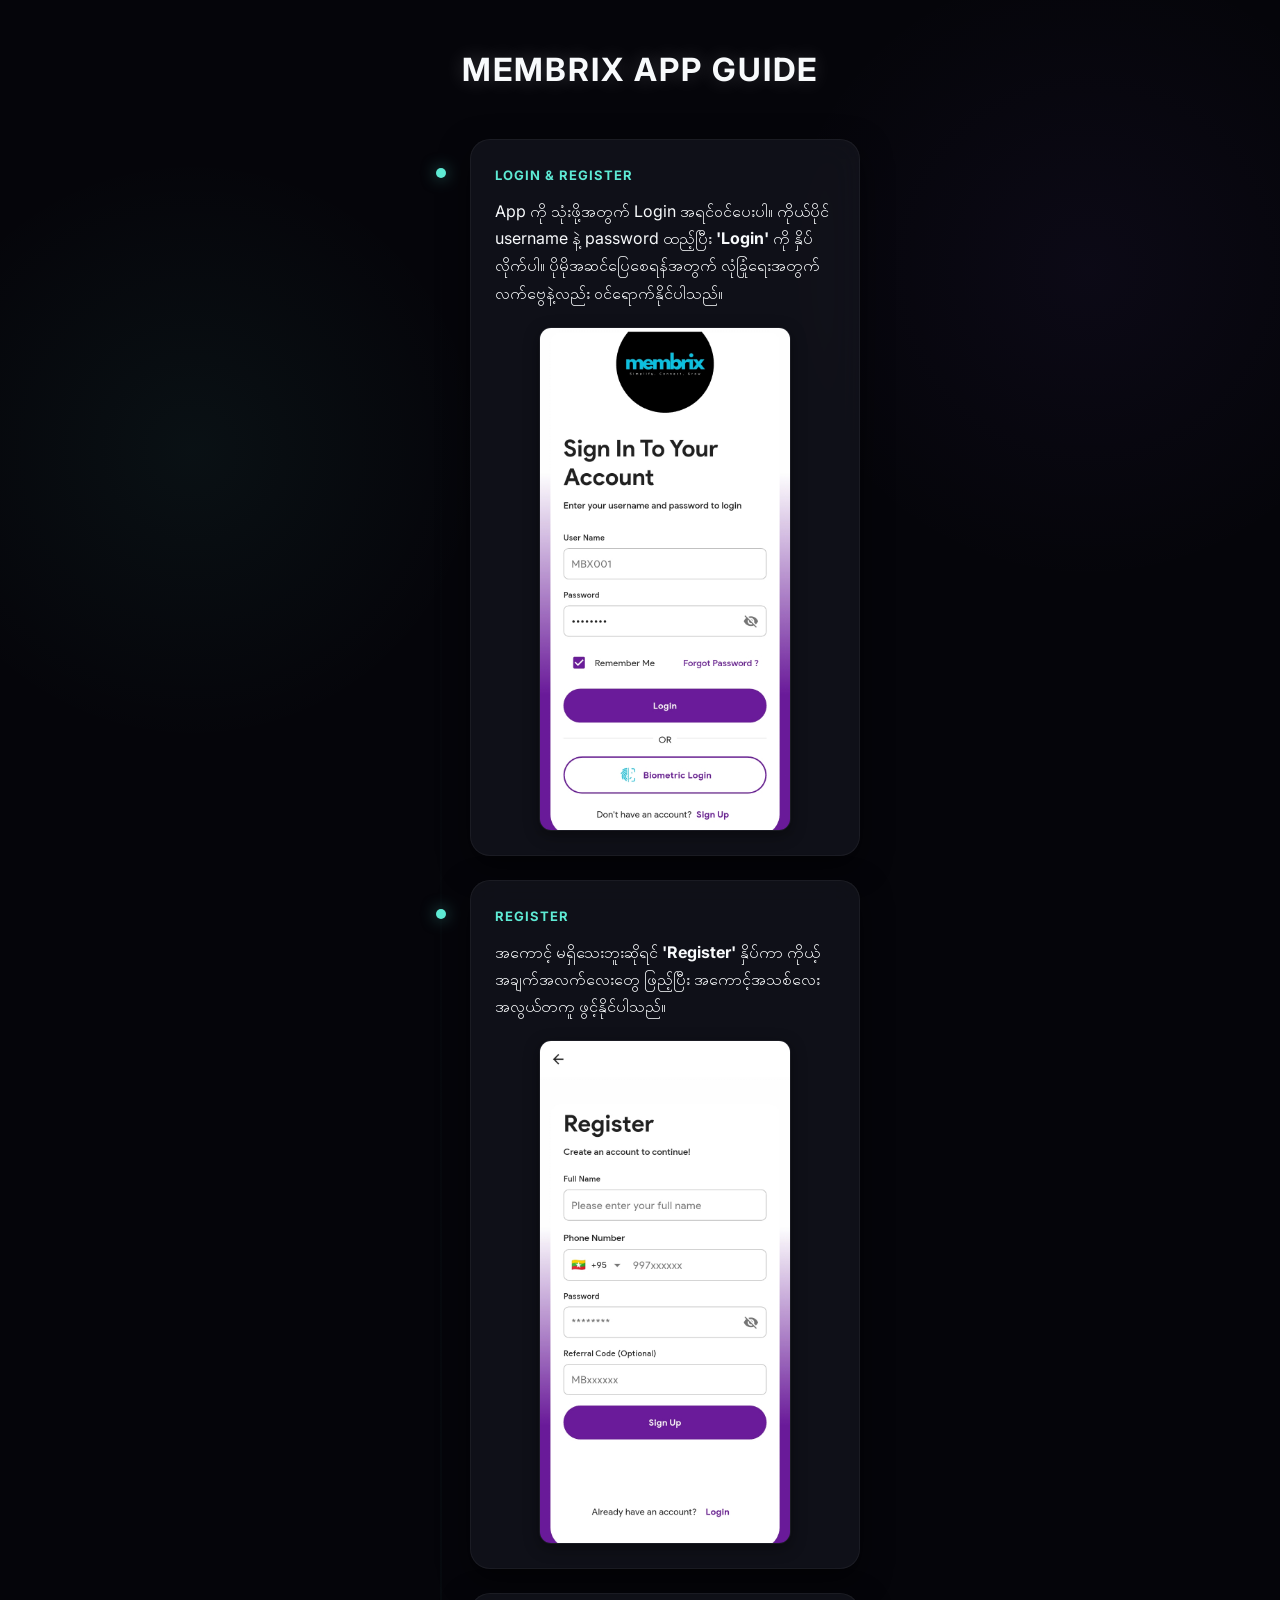
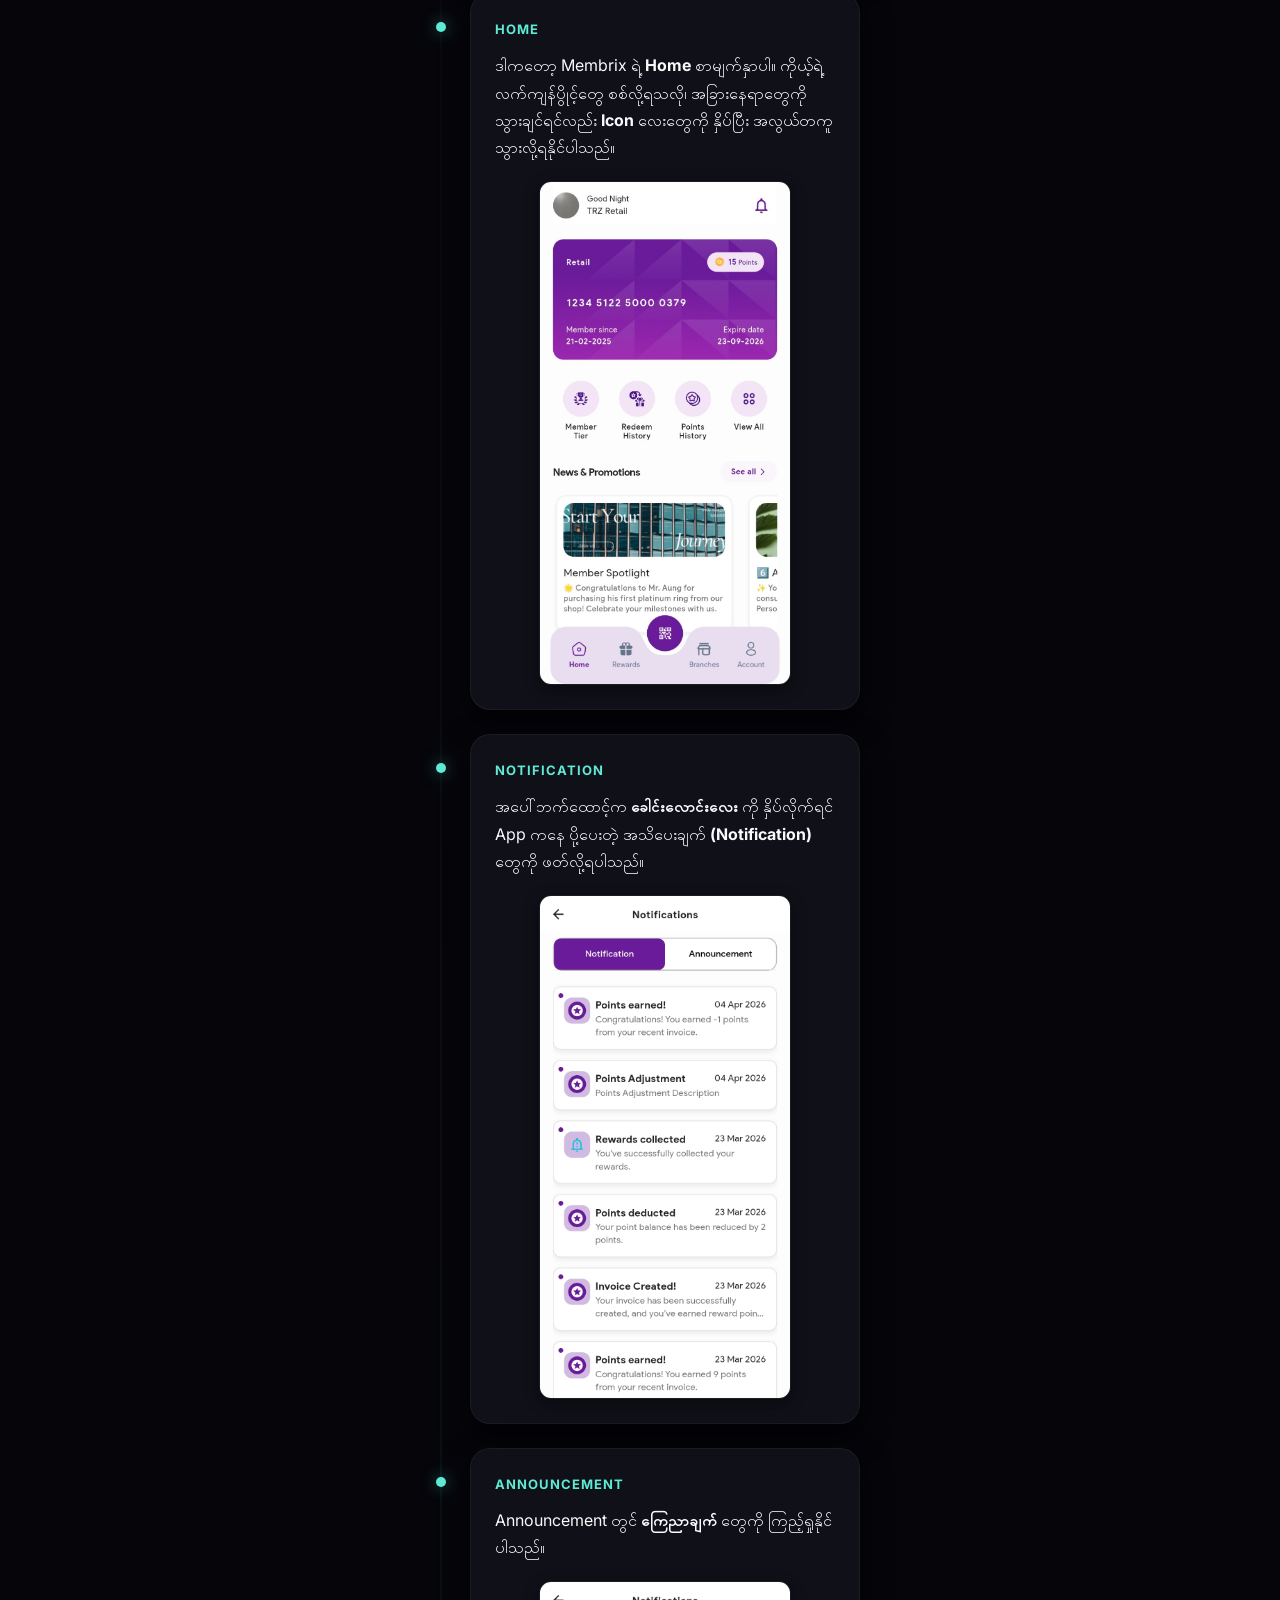
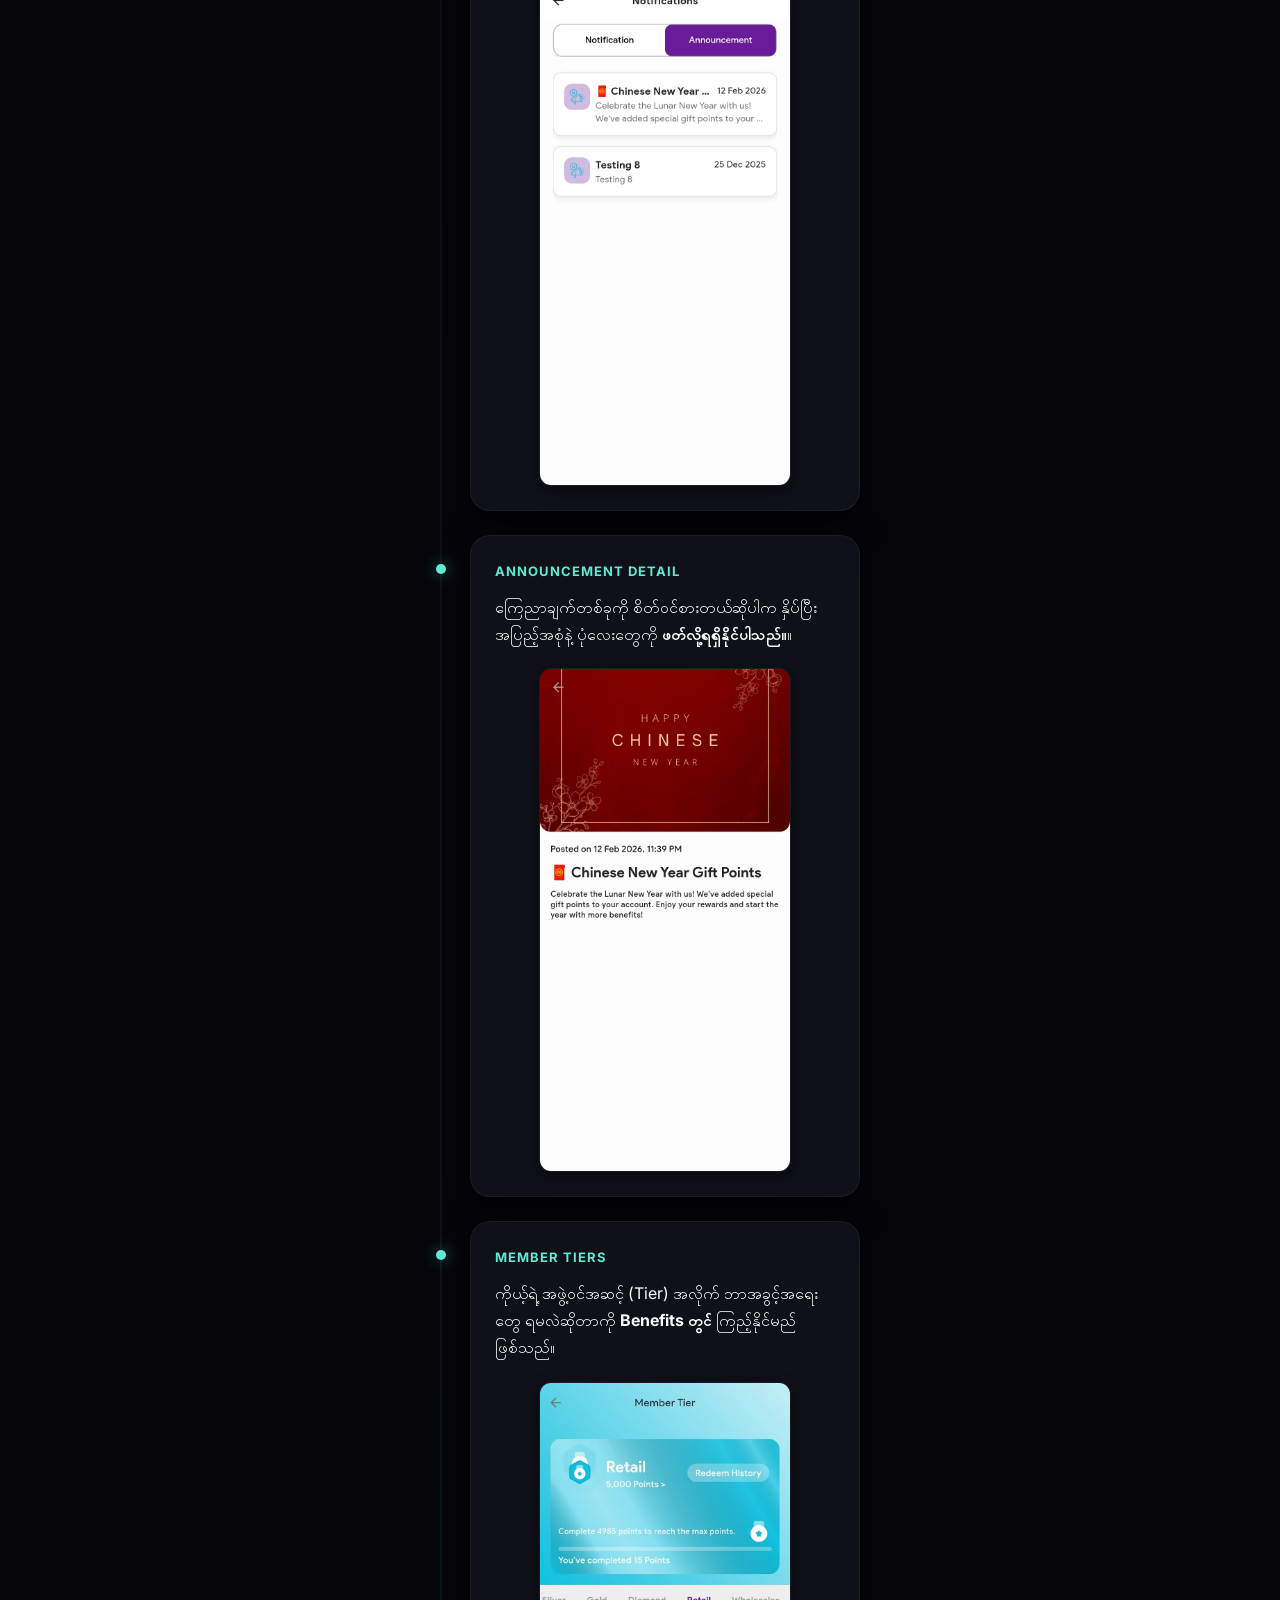
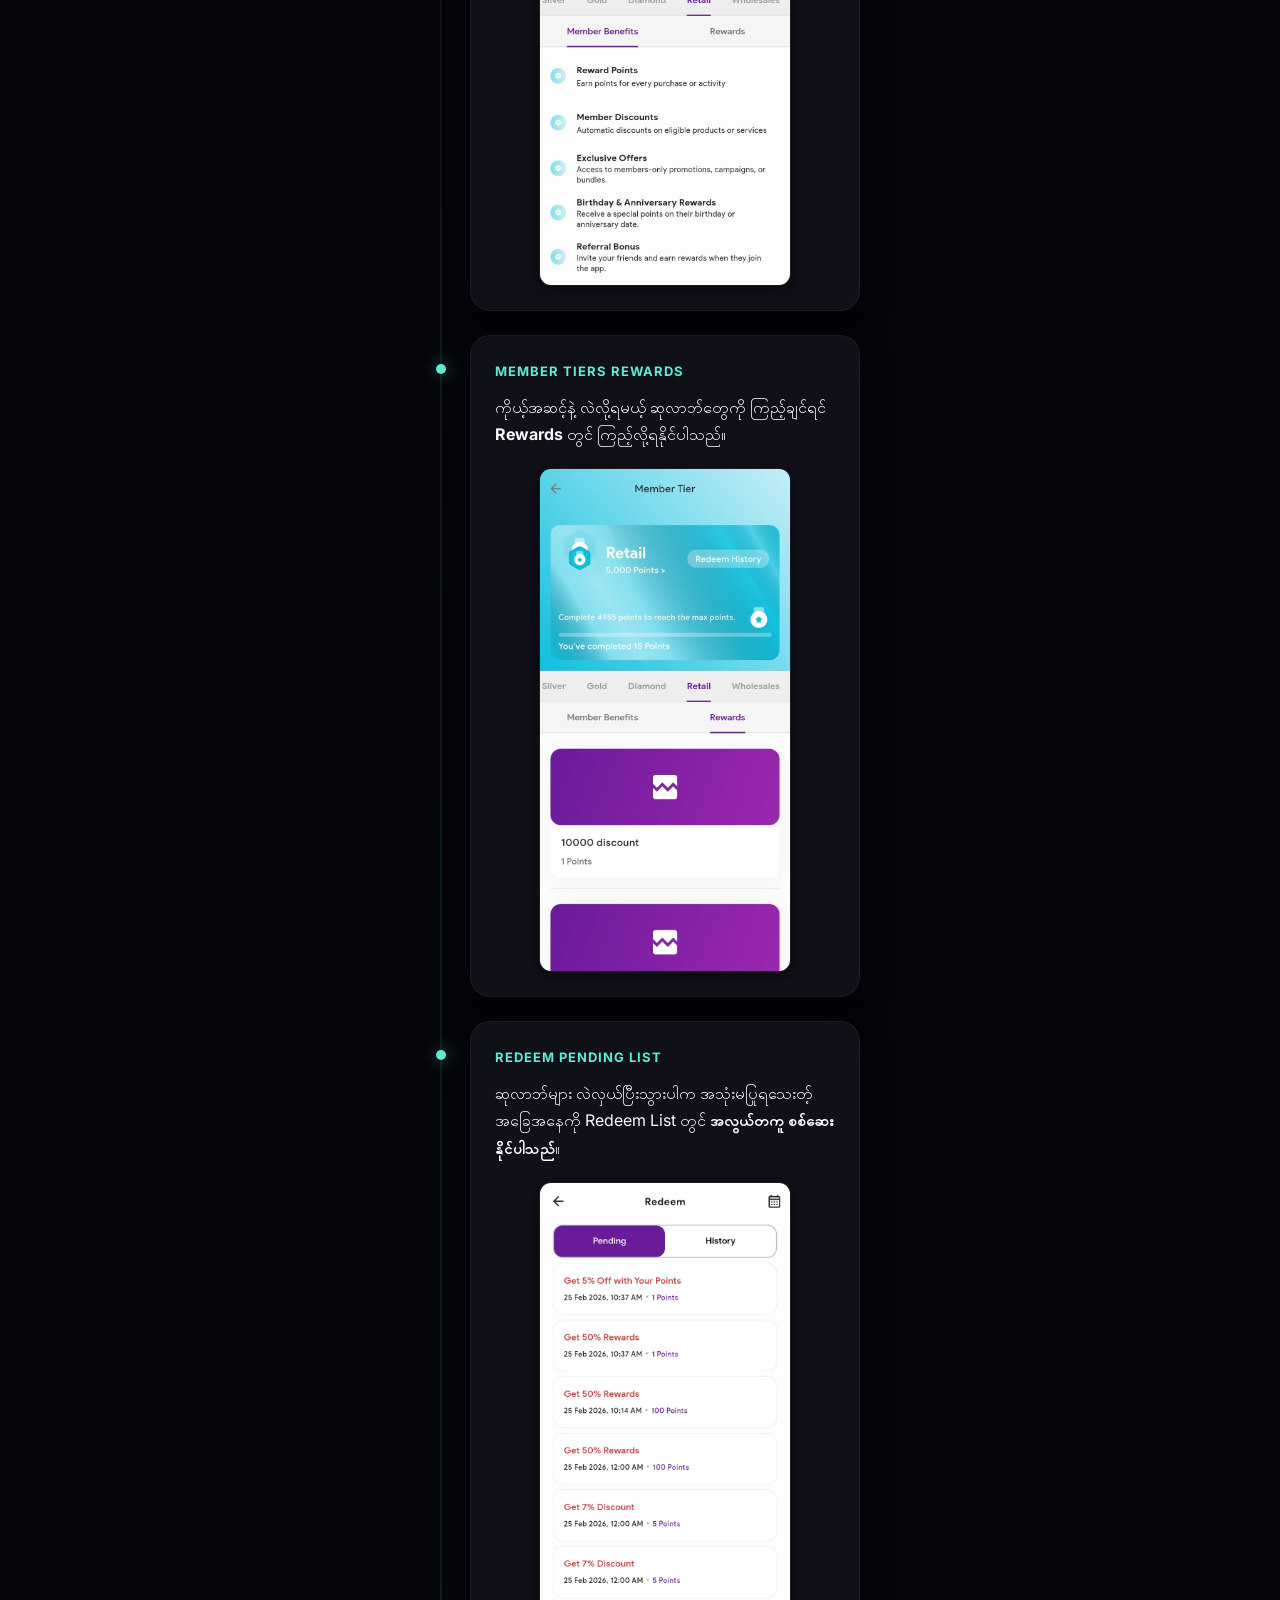
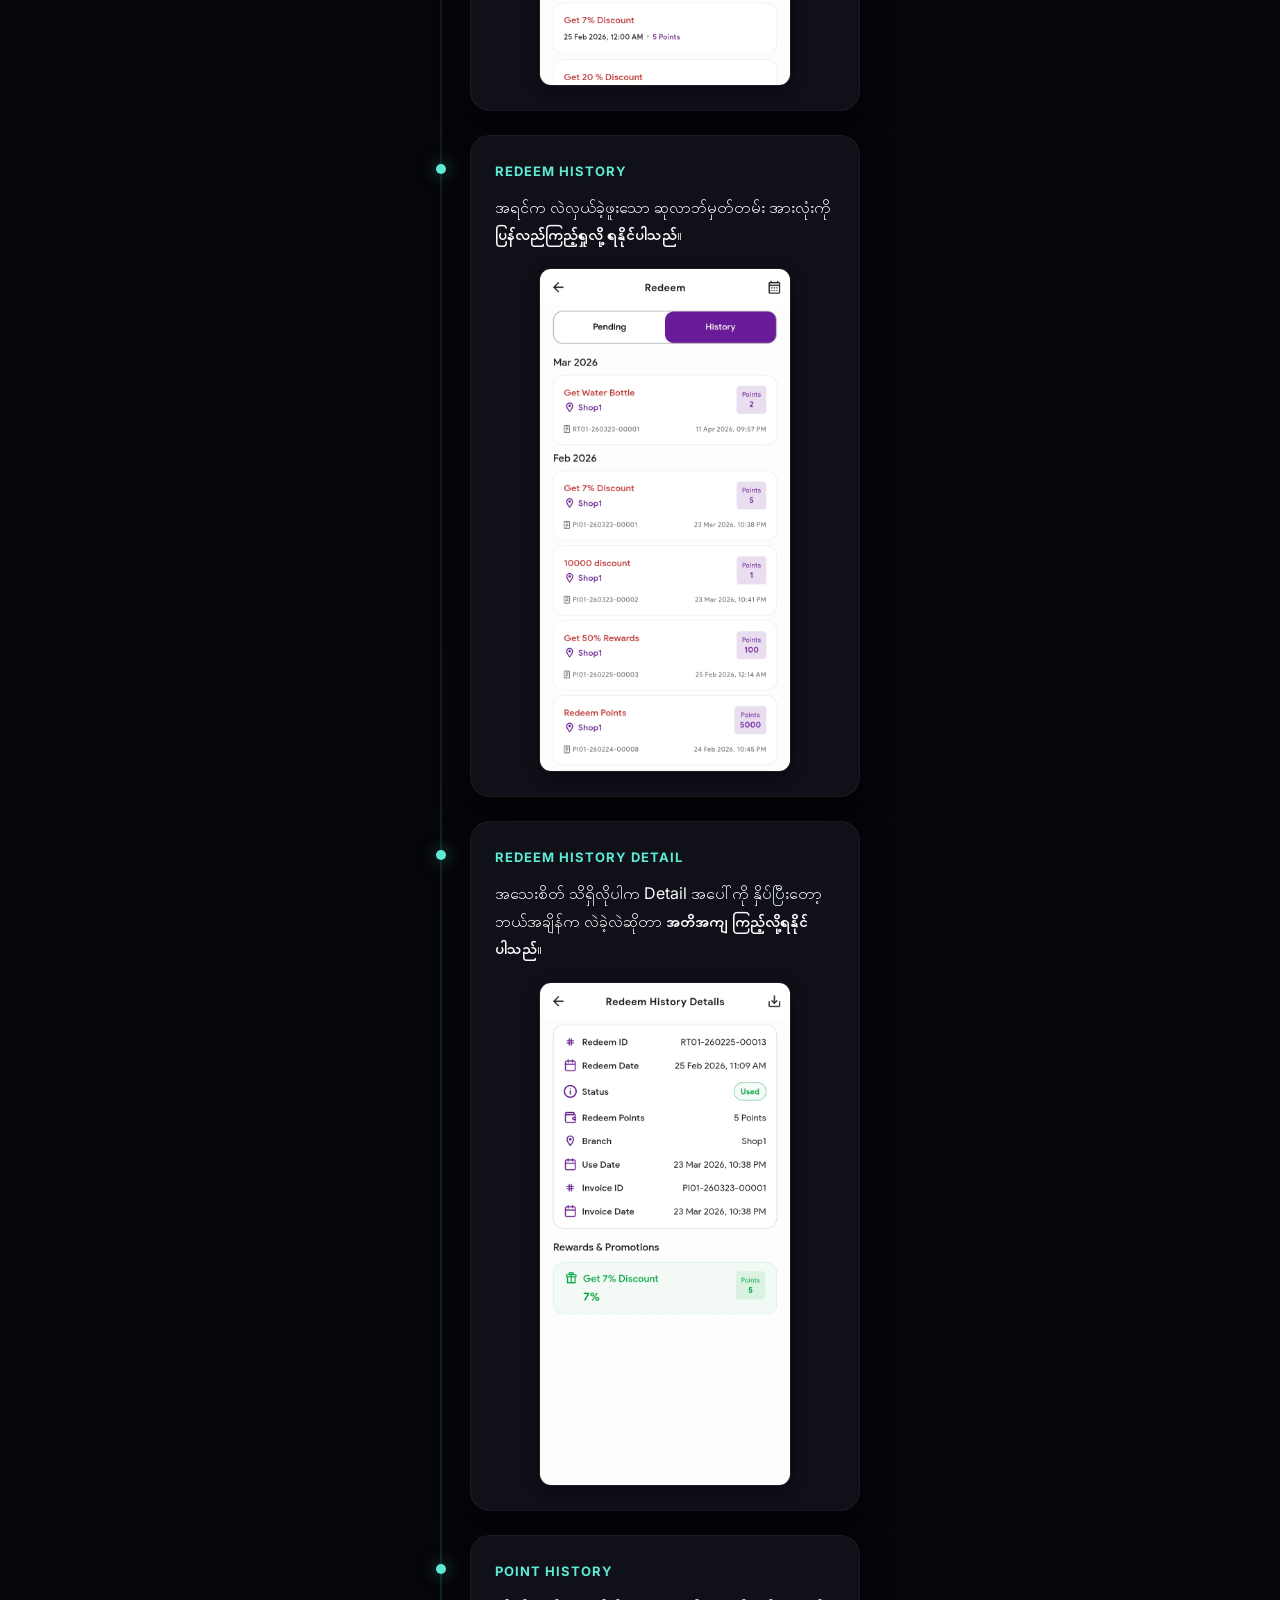
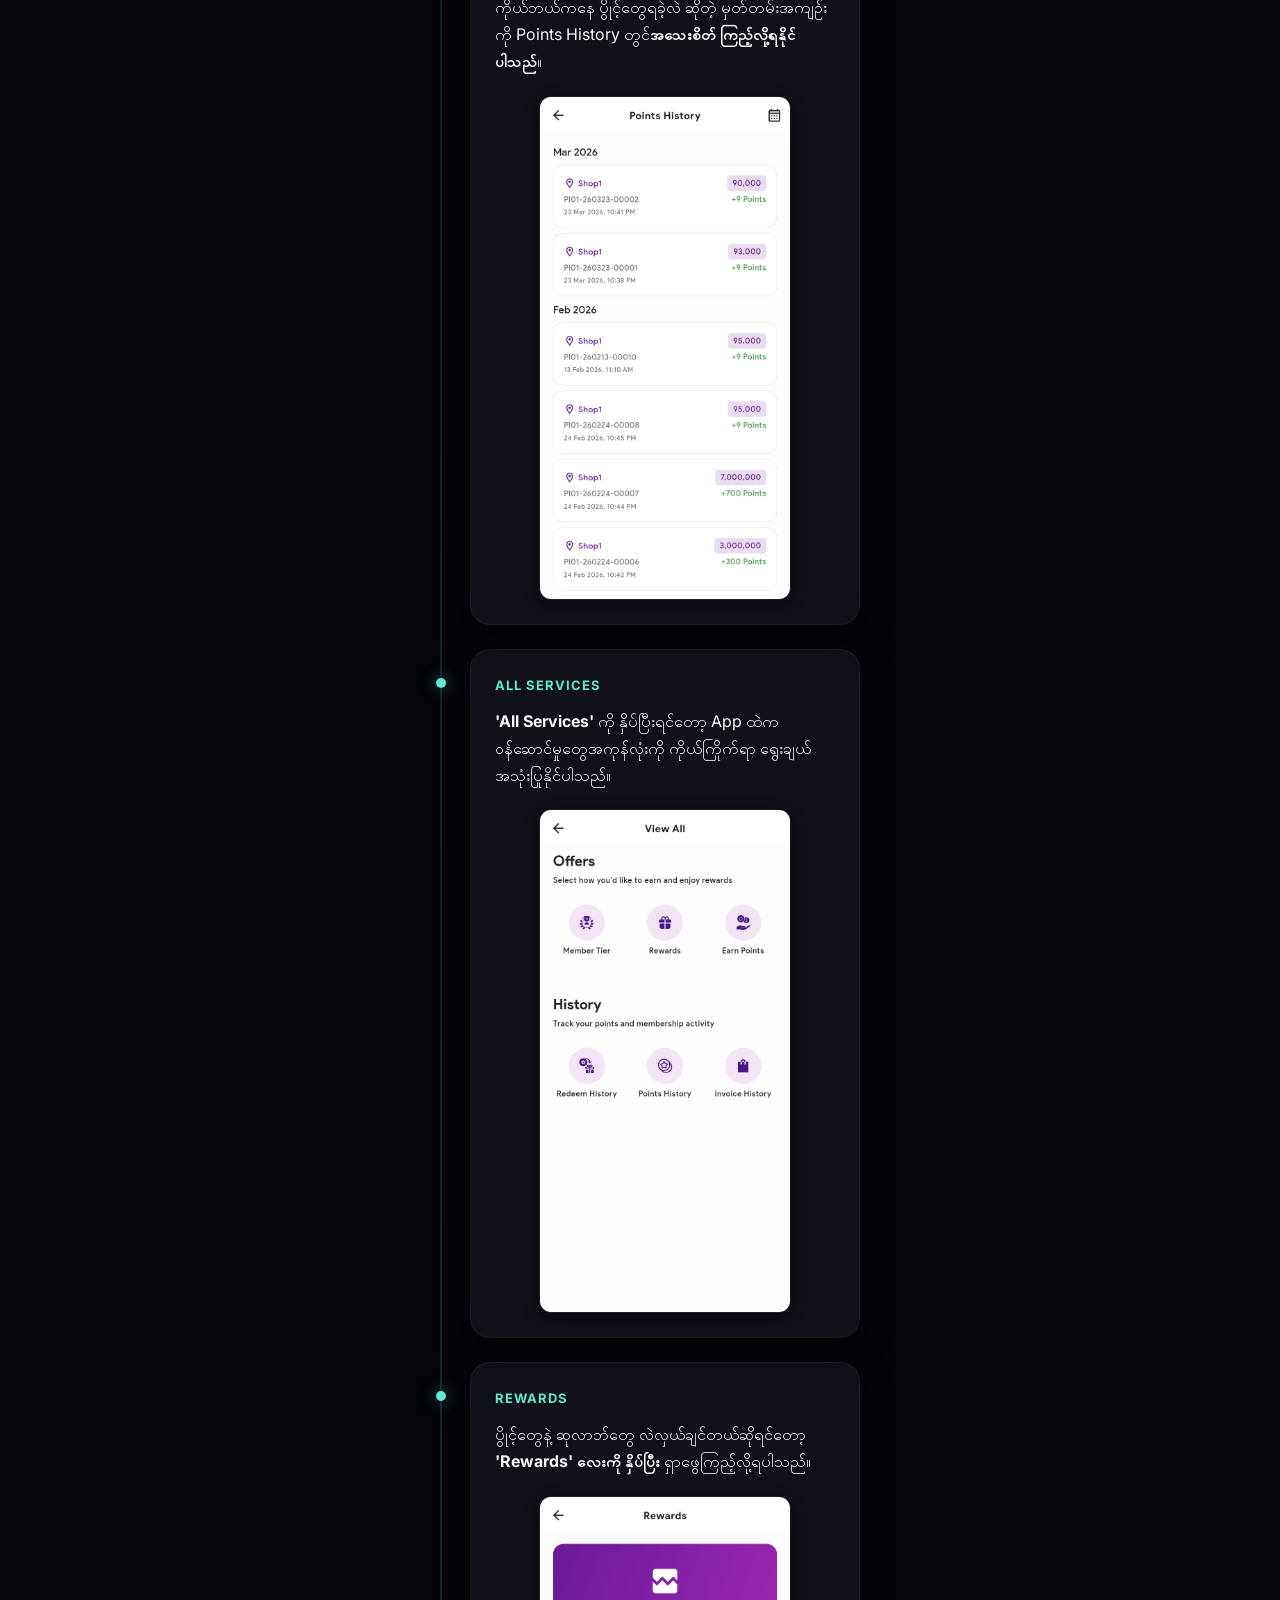
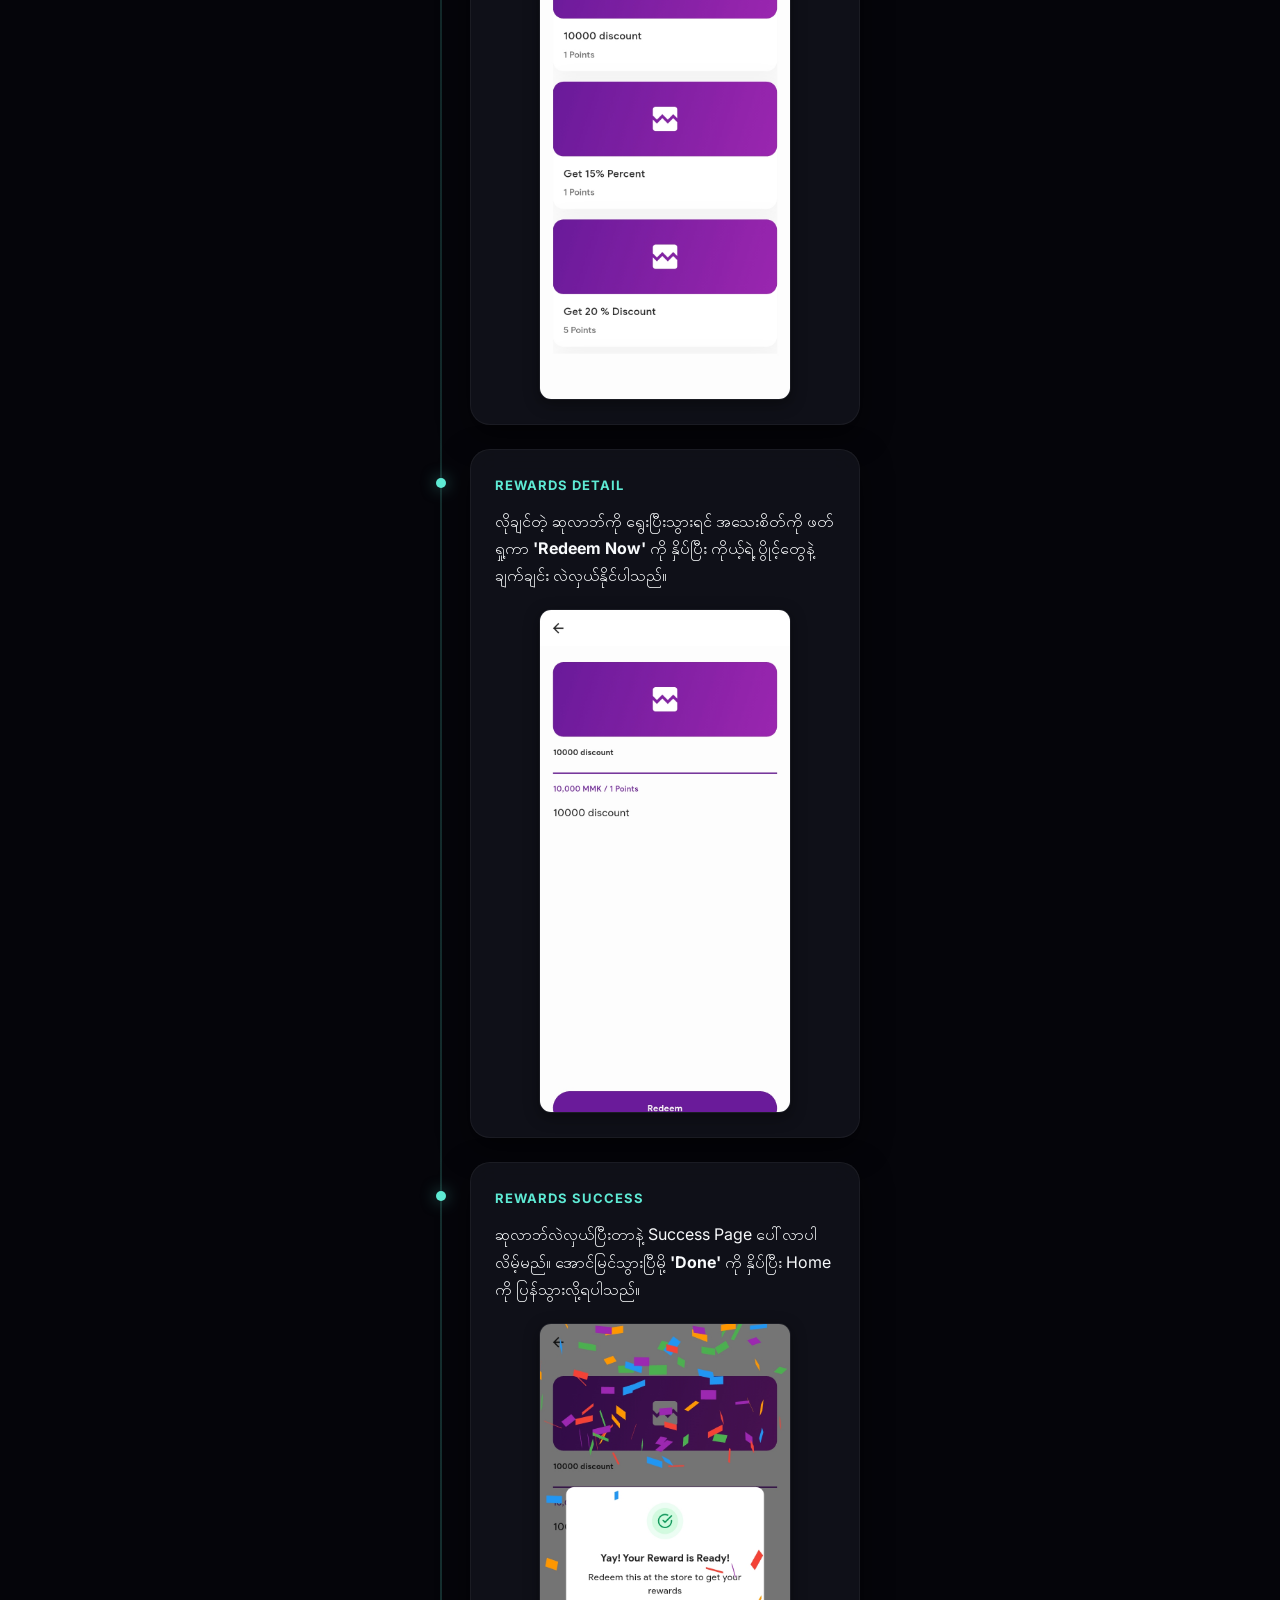
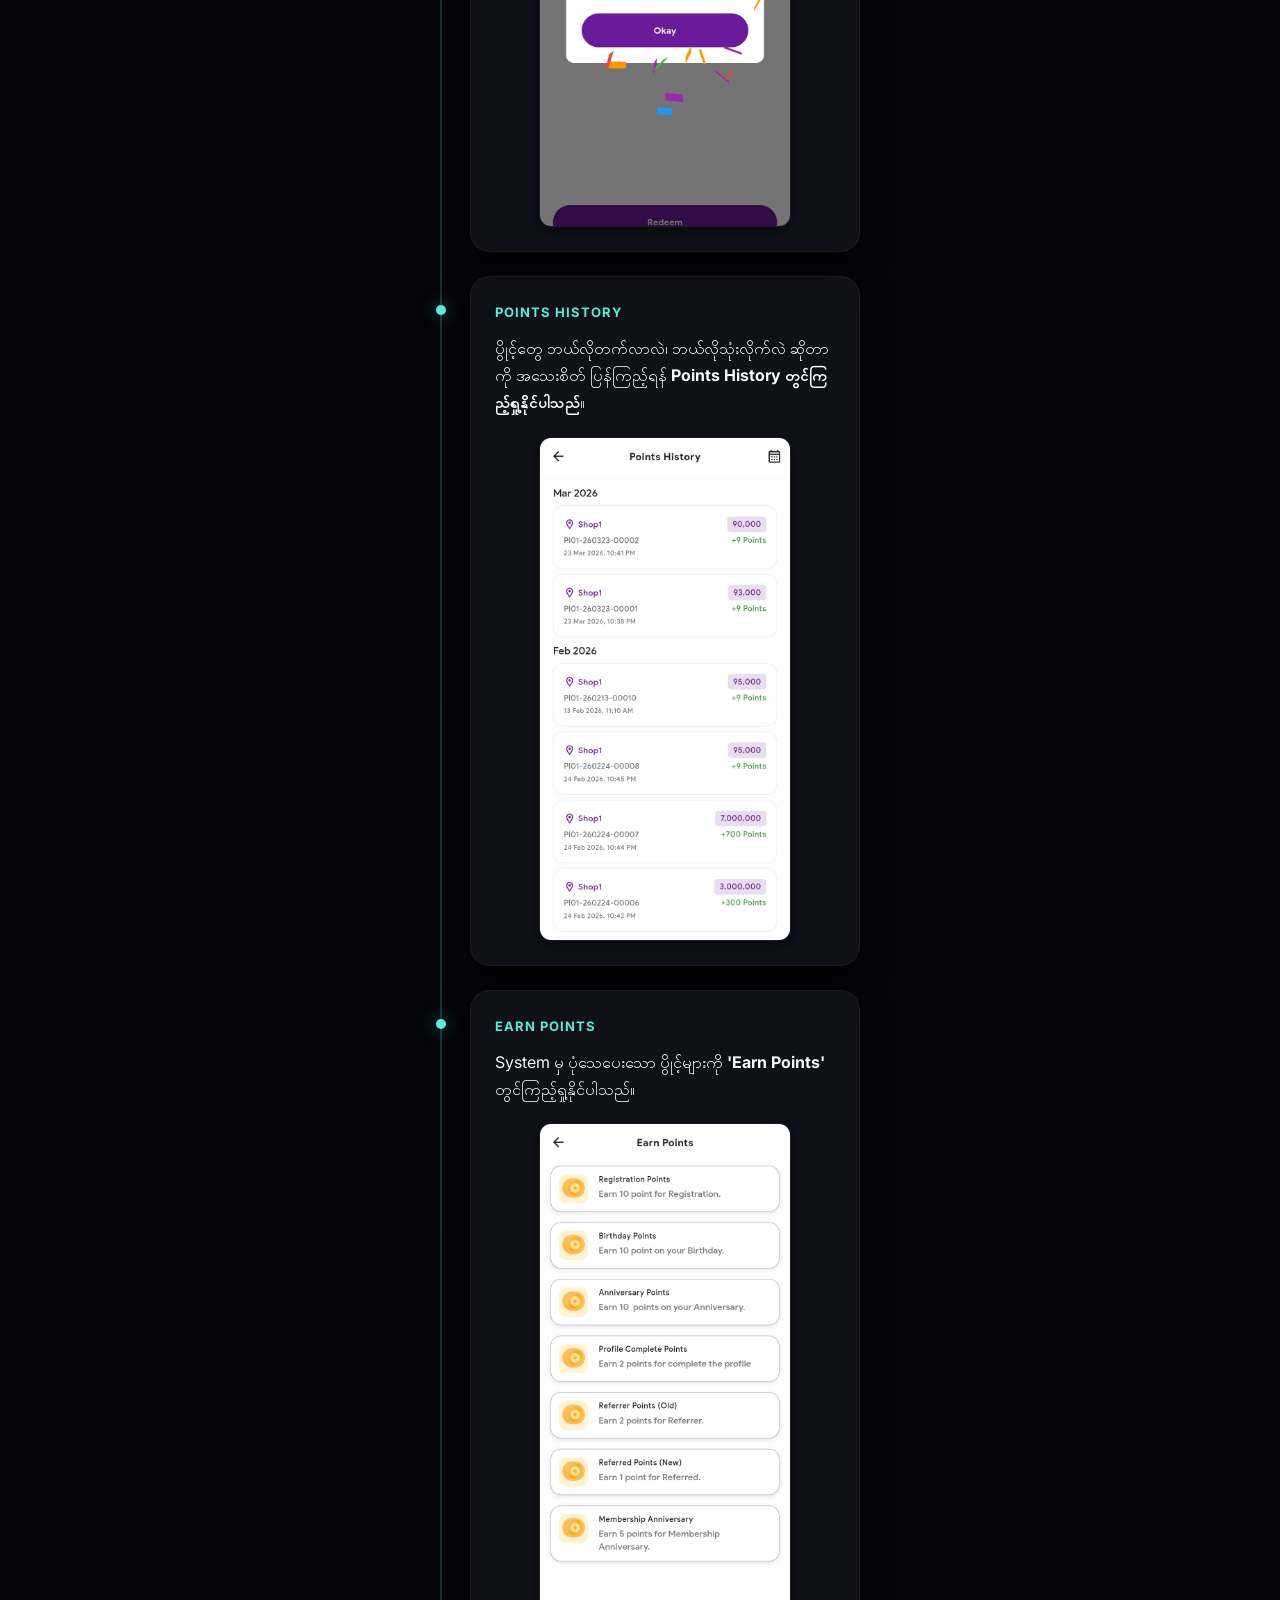
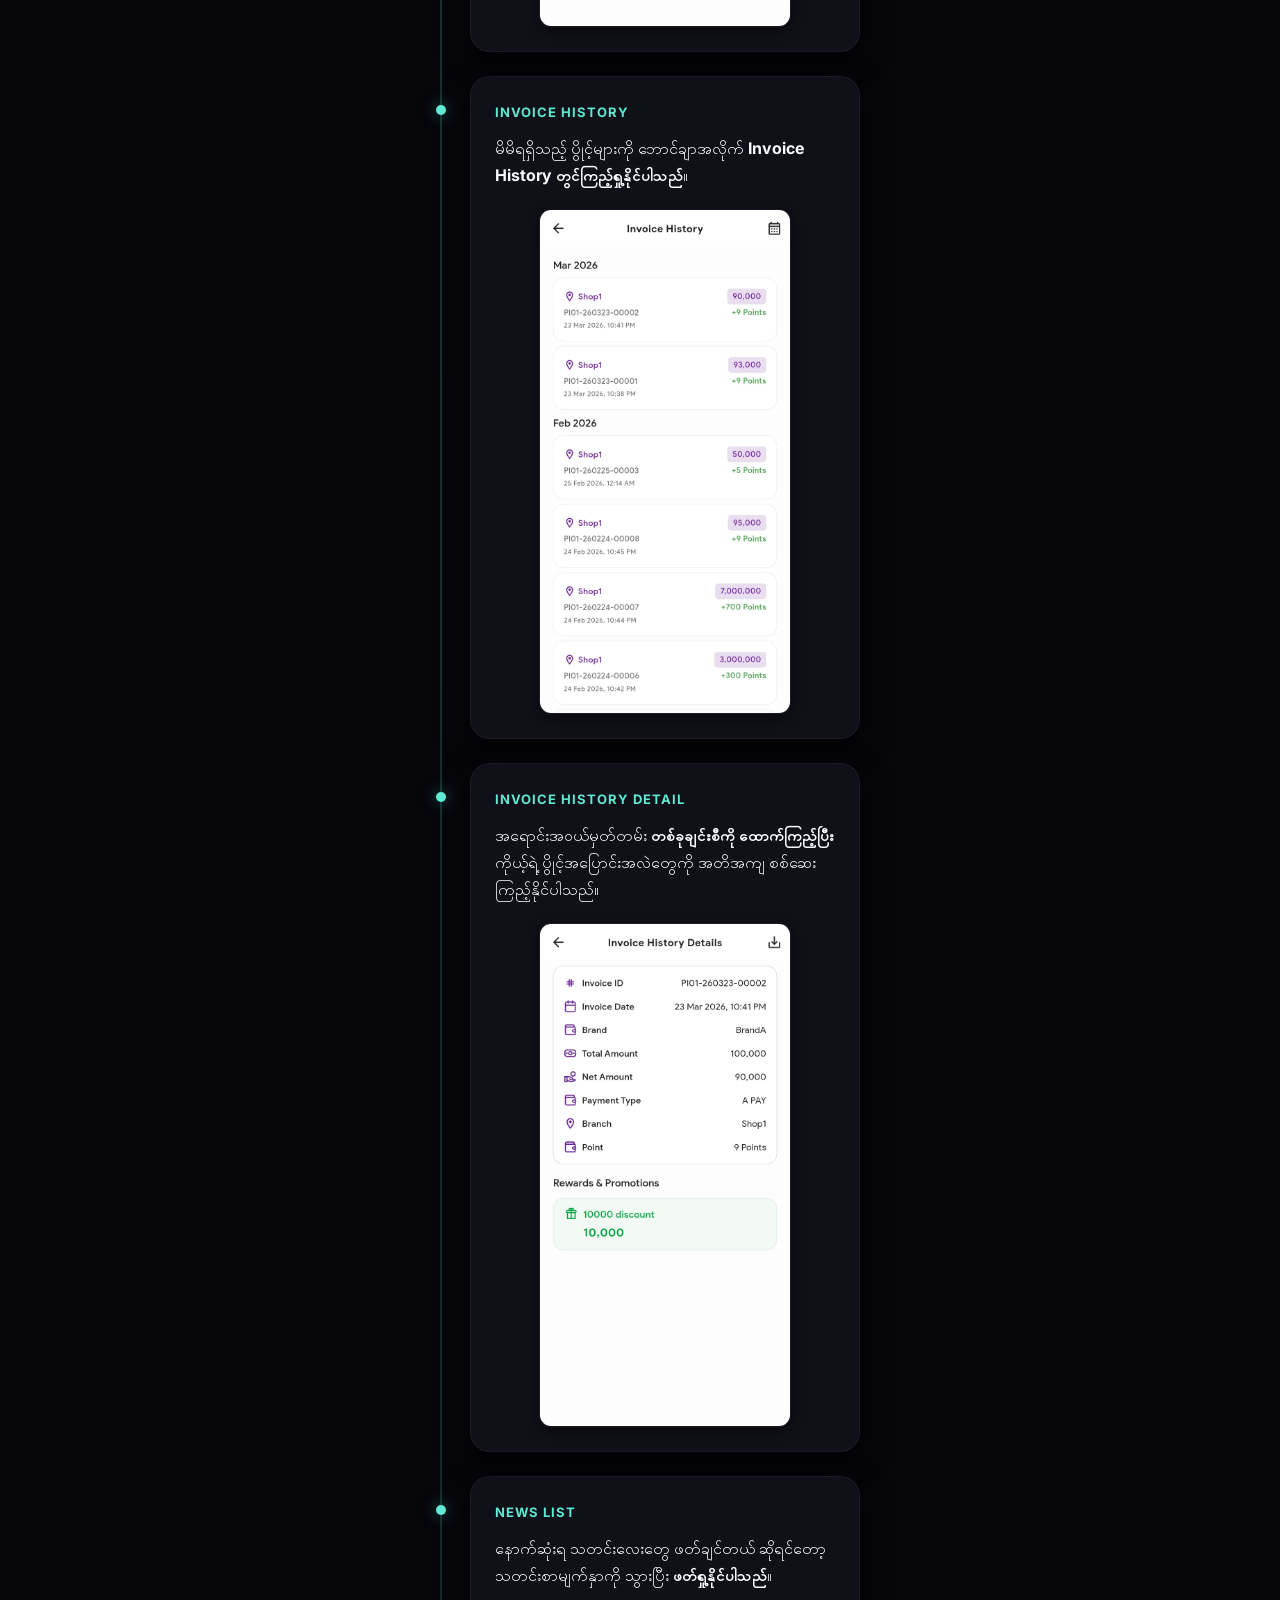
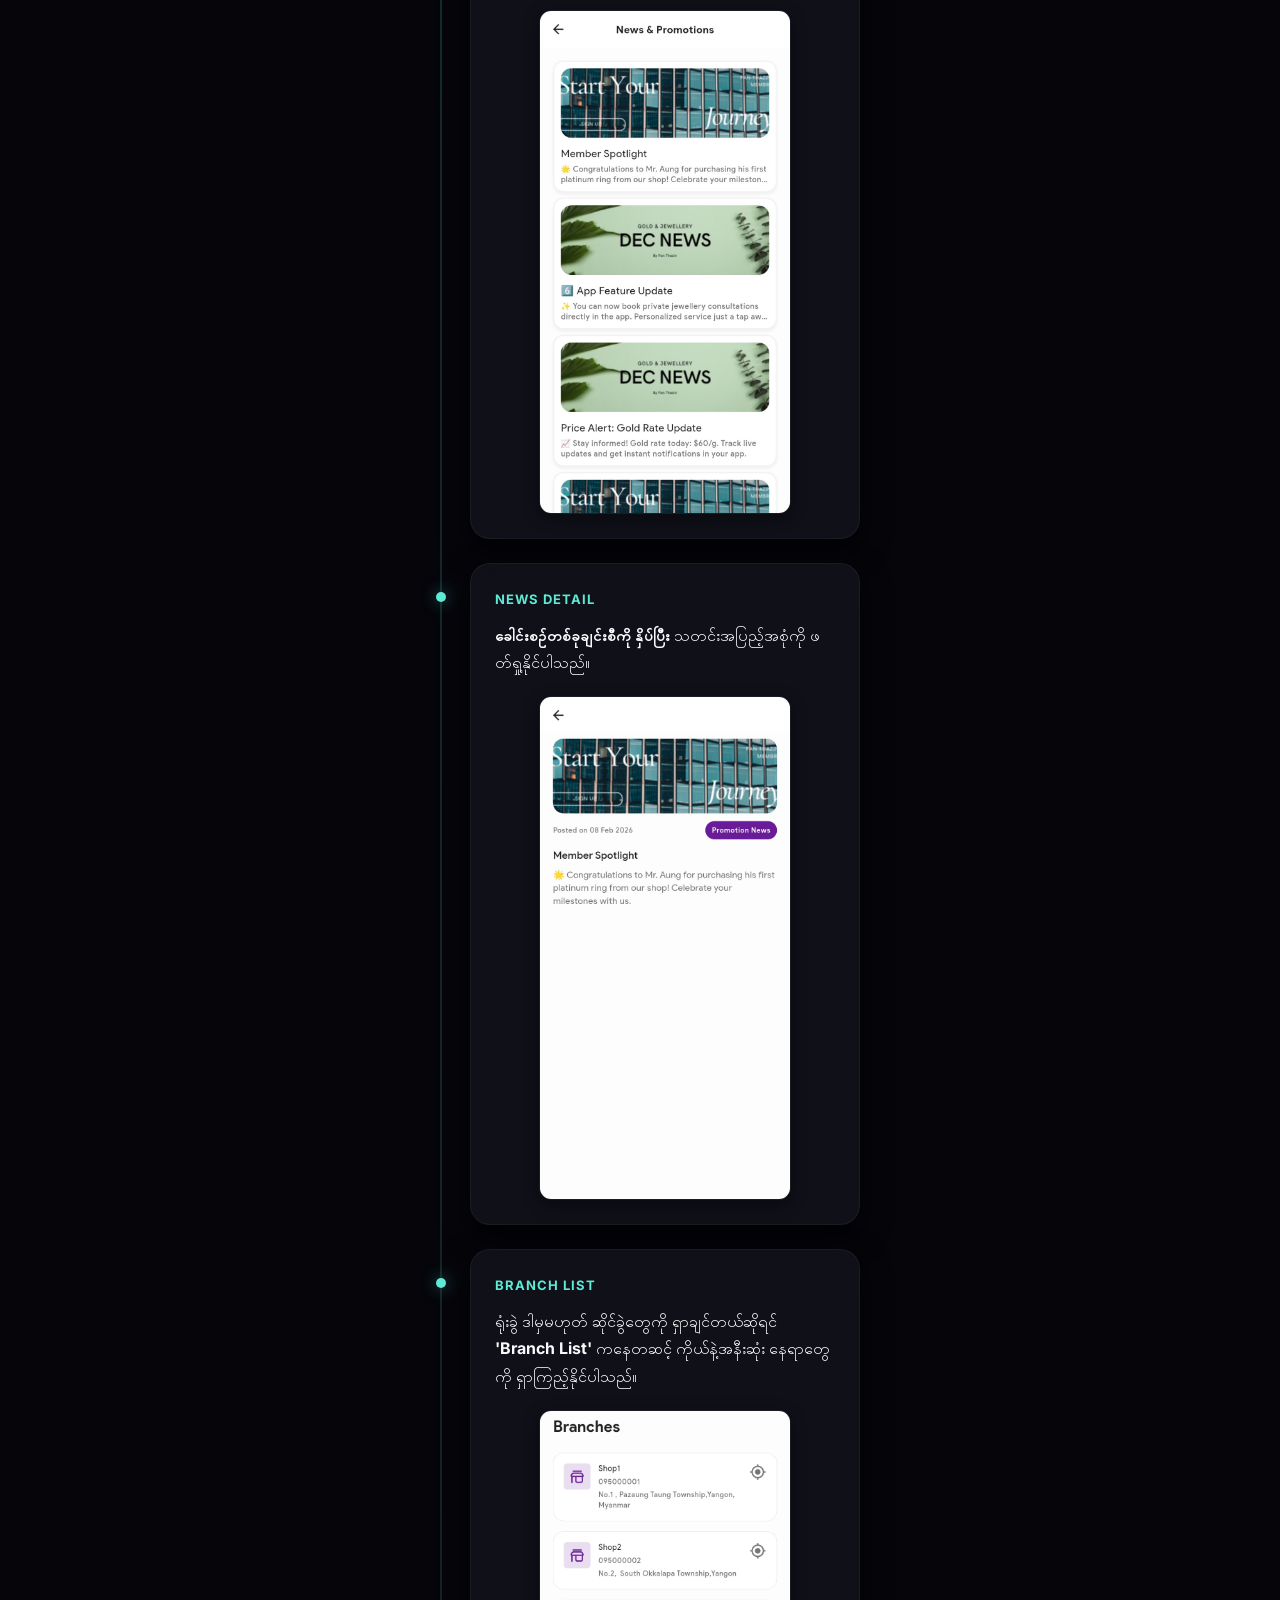
<file: images/Mobile App Guide/Membrix_User_Guide_Modern.html>
<!DOCTYPE html>
<html lang="my">
<head>
    <meta charset="UTF-8">
    <meta name="viewport" content="width=device-width, initial-scale=1.0">
    <title>Membrix App Guide</title>
    <link href="https://fonts.googleapis.com/css2?family=Inter:wght@400;600;700&display=swap" rel="stylesheet">
    <link href="https://fonts.googleapis.com/css2?family=Padauk:wght@400;700&display=swap" rel="stylesheet">
    <style>
        :root {
            --bg-color: #05050A;
            --card-bg: rgba(22, 24, 33, 0.65);
            --accent: #5EEAD4;
            --accent-glow: rgba(94, 234, 212, 0.5);
            --text-main: #94A3B8;
            --text-light: #F8FAFC;
        }

        body {
            font-family: 'Inter', 'Padauk', sans-serif;
            background-color: var(--bg-color);
            background-image: 
                radial-gradient(circle at 15% 50%, rgba(94, 234, 212, 0.05), transparent 25%),
                radial-gradient(circle at 85% 30%, rgba(139, 92, 246, 0.05), transparent 25%);
            background-attachment: fixed;
            color: var(--text-main);
            margin: 0;
            padding: 20px 10px;
            display: flex;
            justify-content: center;
        }

        .mobile-container {
            max-width: 440px;
            width: 100%;
        }

        .header {
            text-align: center;
            margin-bottom: 50px;
            padding-top: 30px;
            animation: fadeInDown 0.8s ease-out;
        }

        .header h1 {
            color: var(--text-light);
            font-size: 32px;
            margin: 0;
            letter-spacing: 2px;
            text-transform: uppercase;
            text-shadow: 0 0 20px rgba(248, 250, 252, 0.2);
        }

        .timeline {
            position: relative;
            padding-left: 20px;
        }

        .timeline::before {
            content: '';
            position: absolute;
            top: 0;
            bottom: 0;
            left: 20px;
            width: 2px;
            background: linear-gradient(to bottom, transparent, rgba(94, 234, 212, 0.2), transparent);
        }

        .step-card {
            position: relative;
            background: var(--card-bg);
            border: 1px solid rgba(255, 255, 255, 0.05);
            border-radius: 20px;
            padding: 24px;
            margin-bottom: 24px;
            margin-left: 30px;
            backdrop-filter: blur(16px);
            -webkit-backdrop-filter: blur(16px);
            box-shadow: 0 10px 30px rgba(0, 0, 0, 0.5);
            transition: all 0.4s cubic-bezier(0.16, 1, 0.3, 1);
            animation: fadeInUp 0.6s ease-out backwards;
            text-align: center;
        }

        .step-card::before {
            content: '';
            position: absolute;
            left: -35px;
            top: 28px;
            width: 10px;
            height: 10px;
            background: var(--accent);
            border-radius: 50%;
            box-shadow: 0 0 15px var(--accent-glow);
            transition: transform 0.3s ease;
        }

        .step-card:hover {
            transform: translateY(-5px);
            border-color: rgba(94, 234, 212, 0.3);
            box-shadow: 0 15px 35px rgba(0, 0, 0, 0.6), 0 0 20px rgba(94, 234, 212, 0.1);
        }
        
        .step-card:hover::before {
            transform: scale(1.5);
        }

        .step-number {
            display: inline-flex;
            align-items: center;
            color: var(--accent);
            font-weight: 700;
            font-size: 13px;
            letter-spacing: 1px;
            text-transform: uppercase;
            margin-bottom: 15px;
            text-align: left;
            width: 100%;
        }

        .step-text {
            font-size: 16px;
            line-height: 1.7;
            color: var(--text-light);
            font-weight: 400;
            margin-bottom: 20px;
            text-align: left;
        }

        .guide-image {
            width: 100%;
            max-width: 250px;
            height: auto;
            border-radius: 12px;
            margin: 0 auto;
            display: block;
            box-shadow: 0 4px 15px rgba(0,0,0,0.4);
            border: 1px solid rgba(255, 255, 255, 0.05);
            transition: transform 0.3s;
        }
        
        .guide-image:hover {
            transform: scale(1.03);
        }

        ::-webkit-scrollbar { width: 4px; }
        ::-webkit-scrollbar-track { background: var(--bg-color); }
        ::-webkit-scrollbar-thumb { background: var(--text-main); border-radius: 10px; }
        ::-webkit-scrollbar-thumb:hover { background: var(--accent); }

        @keyframes fadeInUp {
            from { opacity: 0; transform: translateY(30px); }
            to { opacity: 1; transform: translateY(0); }
        }
        
        @keyframes fadeInDown {
            from { opacity: 0; transform: translateY(-30px); }
            to { opacity: 1; transform: translateY(0); }
        }

    </style>
</head>
<body>

<div class="mobile-container">
    <div class="header">
        <h1>Membrix App Guide</h1>
    </div>

    <div class="timeline">
        <div class="step-card" style="animation-delay: 0.02s;">
            <div class="step-number">Login & Register</div>
            <div class="step-text">App ကို သုံးဖို့အတွက် Login အရင်ဝင်ပေးပါ။ ကိုယ်ပိုင် username နဲ့ password ထည့်ပြီး <strong>'Login'</strong> ကို နှိပ်လိုက်ပါ။ ပိုမိုအဆင်ပြေစေရန်အတွက် လုံခြုံရေးအတွက် လက်ဗွေနဲ့လည်း ဝင်ရောက်နိုင်ပါသည်။</div>
            <img src="1 - Login.jpg" class="guide-image" alt="Image 1">
        </div>

        <div class="step-card" style="animation-delay: 0.04s;">
            <div class="step-number">Register</div>
            <div class="step-text">အကောင့် မရှိသေးဘူးဆိုရင် <strong>'Register'</strong> နှိပ်ကာ ကိုယ့်အချက်အလက်လေးတွေ ဖြည့်ပြီး အကောင့်အသစ်လေး အလွယ်တကူ ဖွင့်နိုင်ပါသည်။</div>
            <img src="2 - Register.jpg" class="guide-image" alt="Image 2">
        </div>

        <div class="step-card" style="animation-delay: 0.06s;">
            <div class="step-number">Home</div>
            <div class="step-text">ဒါကတော့ Membrix ရဲ့ <strong>Home</strong> စာမျက်နှာပါ။ ကိုယ့်ရဲ့ လက်ကျန်ပွိုင့်တွေ စစ်လို့ရသလို၊ အခြားနေရာတွေကို သွားချင်ရင်လည်း <strong>Icon</strong> လေးတွေကို နှိပ်ပြီး အလွယ်တကူ သွားလို့ရနိုင်ပါသည်။</div>
            <img src="3 - Home.jpg" class="guide-image" alt="Image 3">
        </div>

        <div class="step-card" style="animation-delay: 0.08s;">
            <div class="step-number">Notification</div>
            <div class="step-text">အပေါ်ဘက်ထောင့်က <strong>ခေါင်းလောင်းလေး</strong> ကို နှိပ်လိုက်ရင် App ကနေ ပို့ပေးတဲ့ အသိပေးချက် <strong>(Notification)</strong> တွေကို ဖတ်လို့ရပါသည်။</div>
            <img src="4 - Notification.jpg" class="guide-image" alt="Image 4">
        </div>

        <div class="step-card" style="animation-delay: 0.10s;">
            <div class="step-number">Announcement</div>
            <div class="step-text">Announcement တွင် <strong>ကြေညာချက်</strong> တွေကို ကြည့်ရှုနိုင်ပါသည်။</div>
            <img src="5 - Announcement.jpg" class="guide-image" alt="Image 5">
        </div>

        <div class="step-card" style="animation-delay: 0.12s;">
            <div class="step-number">Announcement Detail</div>
            <div class="step-text">ကြေညာချက်တစ်ခုကို စိတ်ဝင်စားတယ်ဆိုပါက နှိပ်ပြီးအပြည့်အစုံနဲ့ ပုံလေးတွေကို <strong> ဖတ်လို့ရရှိနိုင်ပါသည်။</strong>။</div>
            <img src="6 - Announcement Detail.jpg" class="guide-image" alt="Image 6">
        </div>

        <div class="step-card" style="animation-delay: 0.14s;">
            <div class="step-number">Member Tiers</div>
            <div class="step-text">ကိုယ့်ရဲ့ အဖွဲ့ဝင်အဆင့် (Tier) အလိုက် ဘာအခွင့်အရေးတွေ ရမလဲဆိုတာကို <strong>Benefits တွင်</strong> ကြည့်နိုင်မည်ဖြစ်သည်။</div>
            <img src="7 - Member Tier Benefit.jpg" class="guide-image" alt="Image 7">
        </div>

        <div class="step-card" style="animation-delay: 0.16s;">
            <div class="step-number">Member Tiers Rewards</div>
            <div class="step-text">ကိုယ့်အဆင့်နဲ့ လဲလို့ရမယ့် ဆုလာဘ်တွေကို ကြည့်ချင်ရင် <strong>Rewards</strong> တွင် ကြည့်လို့ရနိုင်ပါသည်။</div>
            <img src="8 - Member Tier Rewards.jpg" class="guide-image" alt="Image 8">
        </div>

        <div class="step-card" style="animation-delay: 0.18s;">
            <div class="step-number">Redeem Pending List</div>
            <div class="step-text">ဆုလာဘ်များ လဲလှယ်ပြီးသွားပါက အသုံးမပြုရသေးတ့် အခြေအနေကို Redeem List တွင် <strong>အလွယ်တကူ စစ်ဆေးနိုင်ပါသည်</strong>။</div>
            <img src="9 - Redeem Pending List.jpg" class="guide-image" alt="Image 9">
        </div>

        <div class="step-card" style="animation-delay: 0.20s;">
            <div class="step-number">Redeem History</div>
            <div class="step-text">အရင်က လဲလှယ်ခဲ့ဖူးသော ဆုလာဘ်မှတ်တမ်း အားလုံးကို <strong>ပြန်လည်ကြည့်ရှုလို့ ရနိုင်ပါသည်</strong>။</div>
            <img src="10 - Redeem History List.jpg" class="guide-image" alt="Image 10">
        </div>

        <div class="step-card" style="animation-delay: 0.22s;">
            <div class="step-number">Redeem History Detail</div>
            <div class="step-text">အသေးစိတ် သိရှိလိုပါက Detail အပေါ်ကို နှိပ်ပြီးတော့ ဘယ်အချိန်က လဲခဲ့လဲဆိုတာ <strong>အတိအကျ ကြည့်လို့ရနိုင်ပါသည်</strong>။</div>
            <img src="11 - Redeem History Detail.jpg" class="guide-image" alt="Image 11">
        </div>

        <div class="step-card" style="animation-delay: 0.24s;">
            <div class="step-number">Point History</div>
            <div class="step-text">ကိုယ်ဘယ်ကနေ ပွိုင့်တွေရခဲ့လဲ ဆိုတဲ့ မှတ်တမ်းအကျဉ်းကို Points History တွင်<strong>အသေးစိတ် ကြည့်လို့ရနိုင်ပါသည်</strong>။</div>
            <img src="12 - Point History.jpg" class="guide-image" alt="Image 12">
        </div>

        <div class="step-card" style="animation-delay: 0.26s;">
            <div class="step-number">All Services</div>
            <div class="step-text"><strong>'All Services'</strong> ကို နှိပ်ပြီးရင်တော့ App ထဲက ဝန်ဆောင်မှုတွေအကုန်လုံးကို ကိုယ်ကြိုက်ရာ ရွေးချယ် အသုံးပြုနိုင်ပါသည်။</div>
            <img src="13 - All Services.jpg" class="guide-image" alt="Image 13">
        </div>

        <div class="step-card" style="animation-delay: 0.28s;">
            <div class="step-number">Rewards</div>
            <div class="step-text">ပွိုင့်တွေနဲ့ ဆုလာဘ်တွေ လဲလှယ်ချင်တယ်ဆိုရင်တော့ <strong>'Rewards' လေးကို နှိပ်ပြီး</strong> ရှာဖွေကြည့်လို့ရပါသည်။</div>
            <img src="14 - Rewards.jpg" class="guide-image" alt="Image 14">
        </div>

        <div class="step-card" style="animation-delay: 0.30s;">
            <div class="step-number">Rewards Detail</div>
            <div class="step-text">လိုချင်တဲ့ ဆုလာဘ်ကို ရွေးပြီးသွားရင် အသေးစိတ်ကို ဖတ်ရှု့ကာ <strong>'Redeem Now'</strong> ကို နှိပ်ပြီး ကိုယ့်ရဲ့ ပွိုင့်တွေနဲ့ ချက်ချင်း လဲလှယ်နိုင်ပါသည်။</div>
            <img src="15 - Rewards Detail.jpg" class="guide-image" alt="Image 15">
        </div>

        <div class="step-card" style="animation-delay: 0.32s;">
            <div class="step-number">Rewards Success</div>
            <div class="step-text">ဆုလာဘ်လဲလှယ်ပြီးတာနဲ့ Success Page ပေါ်လာပါလိမ့်မည်။ အောင်မြင်သွားပြီမို့ <strong>'Done'</strong> ကို နှိပ်ပြီး Home ကို ပြန်သွားလို့ရပါသည်။</div>
            <img src="16 - Rewards Success.jpg" class="guide-image" alt="Image 16">
        </div>
		
		<div class="step-card" style="animation-delay: 0.36s;">
            <div class="step-number">Points History</div>
            <div class="step-text">ပွိုင့်တွေ ဘယ်လိုတက်လာလဲ၊ ဘယ်လိုသုံးလိုက်လဲ ဆိုတာကို အသေးစိတ် ပြန်ကြည့်ရန် <strong> Points History တွင်ကြည့်ရှု့နိုင်ပါသည်</strong>။</div>
            <img src="12 - Point History.jpg" class="guide-image" alt="Image 12">
        </div>

        <div class="step-card" style="animation-delay: 0.34s;">
            <div class="step-number">Earn Points</div>
            <div class="step-text">System မှ ပုံသေပေးသော ပွိုင့်များကို <strong>'Earn Points'</strong> တွင်ကြည့်ရှု့နိုင်ပါသည်။</div>
            <img src="17 - Earn Points.jpg" class="guide-image" alt="Image 17">
        </div>

        <div class="step-card" style="animation-delay: 0.36s;">
            <div class="step-number">Invoice History</div>
            <div class="step-text">မိမိရရှိသည့် ပွိုင့်များကို ဘောင်ချာအလိုက်<strong> Invoice History တွင်ကြည့်ရှု့နိုင်ပါသည်</strong>။</div>
            <img src="18 - Points History.jpg" class="guide-image" alt="Image 18">
        </div>

        <div class="step-card" style="animation-delay: 0.38s;">
            <div class="step-number">Invoice History Detail</div>
            <div class="step-text">အရောင်းအဝယ်မှတ်တမ်း <strong>တစ်ခုချင်းစီကို ထောက်ကြည့်ပြီး</strong> ကိုယ့်ရဲ့ ပွိုင့်အပြောင်းအလဲတွေကို အတိအကျ စစ်ဆေးကြည့်နိုင်ပါသည်။</div>
            <img src="19 - Points History Detail.jpg" class="guide-image" alt="Image 19">
        </div>

        <div class="step-card" style="animation-delay: 0.40s;">
            <div class="step-number">News List</div>
            <div class="step-text">နောက်ဆုံးရ သတင်းလေးတွေ ဖတ်ချင်တယ် ဆိုရင်တော့ သတင်းစာမျက်နှာကို သွားပြီး <strong>ဖတ်ရှု့နိုင်ပါသည်</strong>။</div>
            <img src="20 - News List.jpg" class="guide-image" alt="Image 20">
        </div>

        <div class="step-card" style="animation-delay: 0.42s;">
            <div class="step-number">News Detail</div>
            <div class="step-text"><strong>ခေါင်းစဉ်တစ်ခုချင်းစီကို နှိပ်ပြီး</strong> သတင်းအပြည့်အစုံကို ဖတ်ရှု့နိုင်ပါသည်။</div>
            <img src="21 - News Detail.jpg" class="guide-image" alt="Image 21">
        </div>

        <div class="step-card" style="animation-delay: 0.44s;">
            <div class="step-number">Branch List</div>
            <div class="step-text">ရုံးခွဲ ဒါမှမဟုတ် ဆိုင်ခွဲတွေကို ရှာချင်တယ်ဆိုရင် <strong>'Branch List'</strong> ကနေတဆင့် ကိုယ်နဲ့အနီးဆုံး နေရာတွေကို ရှာကြည့်နိုင်ပါသည်။</div>
            <img src="22 - Branch List.jpg" class="guide-image" alt="Image 22">
        </div>

        <div class="step-card" style="animation-delay: 0.46s;">
            <div class="step-number">Branch Detail</div>
            <div class="step-text">ဆိုင်ခွဲတစ်ခုချင်းစီရဲ့ အသေးစိတ်အချက်အလက်တွေကို<strong>လမ်းညွှန် မြေပုံတွေကို</strong> ကြည့်ရှု့လို့ရပါသည်။</div>
            <img src="23 - Branch Detail.jpg" class="guide-image" alt="Image 23">
        </div>

        <div class="step-card" style="animation-delay: 0.48s;">
            <div class="step-number">Menu</div>
            <div class="step-text">ကိုယ့်အကောင့်ကို ပြင်ချင်တာပဲဖြစ်ဖြစ်၊ App ကို အပြင်အဆင် ပြောင်းချင်ရင်ပဲဖြစ်ဖြစ် ညာဘက်အောက်ထောင့်က <strong>'Account' Icon လေးကို</strong> နှိပ်ပြီး ဝင်ပြင်လို့ရပါသည်။</div>
            <img src="24 - Menu.jpg" class="guide-image" alt="Image 24">
        </div>

        <div class="step-card" style="animation-delay: 0.50s;">
            <div class="step-number">Edit Profile</div>
            <div class="step-text">ကိုယ့်ရဲ့ အချက်အလက်တွေကို နောက်ဆုံးအခြေအနေနဲ့ အပ်ဒိတ် (Update) လုပ်ထားဖို့ <strong>'Edit Profile'</strong> ကနေ ပြင်လို့ရပါသည်။</div>
            <img src="25 - Edit Profile.jpg" class="guide-image" alt="Image 25">
        </div>

        <div class="step-card" style="animation-delay: 0.52s;">
            <div class="step-number">Security And Privacy</div>
            <div class="step-text">အကောင့်ကို လုံခြုံရေးတိုးမြှင့်ချင်ရင် Privacy မျက်နှာပြင်ကနေ တဆင့် <strong>ဖုန်းနံပါတ်ပြောင်းလဲခြင်း ၊ လျှို့ဝှက်နံပါတ်ပြောင်းလဲခြင်း၊ လက်ဗွေစနစ်တွေကို ဖွင့်/ပိတ်</strong> ပြုလုပ်နိုင်ပါသည်။</div>
            <img src="26  - Security And Privacy.jpg" class="guide-image" alt="Image 26">
        </div>

        <div class="step-card" style="animation-delay: 0.54s;">
            <div class="step-number">Change Language</div>
            <div class="step-text">ဘာသာစကား ပြောင်းလဲချင်ပါက <strong>'Change Language'</strong> ကို သွားပြီး ကိုယ်အဆင်ပြေမယ့် ဘာသာစကားကို ရွေးချယ်နိုင်ပါသည်။</div>
            <img src="27 - Change Language.jpg" class="guide-image" alt="Image 27">
        </div>

        <div class="step-card" style="animation-delay: 0.56s;">
            <div class="step-number">About Us</div>
            <div class="step-text">ကျွန်ုပ်တို့ကုမ္ပဏီရဲ့ အချက်အလက်တွေနဲ့ နောက်ခံသမိုင်းကြောင်းတွေကို သိချင်ရင် <strong>'About Us'</strong> ကနေ ဖတ်ရှု့နိုင်ပါသည်။</div>
            <img src="28 - About Us.jpg" class="guide-image" alt="Image 28">
        </div>

        <div class="step-card" style="animation-delay: 0.58s;">
            <div class="step-number">Terms And Conditions</div>
            <div class="step-text">App ရဲ့ သတ်မှတ်ထားတဲ့ စည်းကမ်းချက်တွေကို <strong>အသေးစိတ် ဖတ်ရှုနိုင်ပါသည်</strong>။</div>
            <img src="29 - Terms And Conditions.jpg" class="guide-image" alt="Image 29">
        </div>

        <div class="step-card" style="animation-delay: 0.60s;">
            <div class="step-number">Invite Friends</div>
            <div class="step-text">အခြားသူငယ်ချင်းတွေကိုပါ App သုံးစေချင်ပါက <strong>'Invite Friends'</strong> ရှိ ကိုယ့်ရဲ့ ဖိတ်ခေါ်လင့် (Link) လေးကို ဝေမျှနိုင်ပါသည်။</div>
            <img src="30 - Invite Friends.jpg" class="guide-image" alt="Image 30">
        </div>

        <div class="step-card" style="animation-delay: 0.62s;">
            <div class="step-number">Contact Us</div>
            <div class="step-text">သိချင်တာ ဒါမှမဟုတ် အကူအညီ လိုအပ်တာတွေ ရှိရင် <strong>'Contact Us'</strong> ကနေတဆင့် ကျွန်ုပ်တို့ရဲ့ အကူအညီပေးရေးအဖွဲ့ကို တိုက်ရိုက် ဆက်သွယ်နိုင်ပါသည်။</div>
            <img src="31 - Contact Us.jpg" class="guide-image" alt="Image 31">
        </div>

        <div class="step-card" style="animation-delay: 0.64s;">
            <div class="step-number">Feedback</div>
            <div class="step-text">App ပိုကောင်းလာဖို့ ကိုယ့်ရဲ့ အကြံပြုချက်လေးတွေကို ပေးချင်ရင် <strong>'Feedback'</strong> နေရာမှာ စာရေးပြီး ပေးပို့နိုင်ပါသည်။</div>
            <img src="32 - Feedback.jpg" class="guide-image" alt="Image 32">
        </div>

        <div class="step-card" style="animation-delay: 0.66s;">
            <div class="step-number">FAQ</div>
            <div class="step-text">အမေးများတဲ့ မေးခွန်းနဲ့ အဖြေလေးတွေကို ကြည့်ချင်တယ်ဆိုရင် <strong>'FAQ'</strong> ထဲ ဝင်ပြီး အလွယ်တကူ အဖြေရှာကြည့်လို့ရပါသည်။</div>
            <img src="33 - FAQ.jpg" class="guide-image" alt="Image 33">
        </div>
    </div>
</div>

</body>
</html>
</file>
